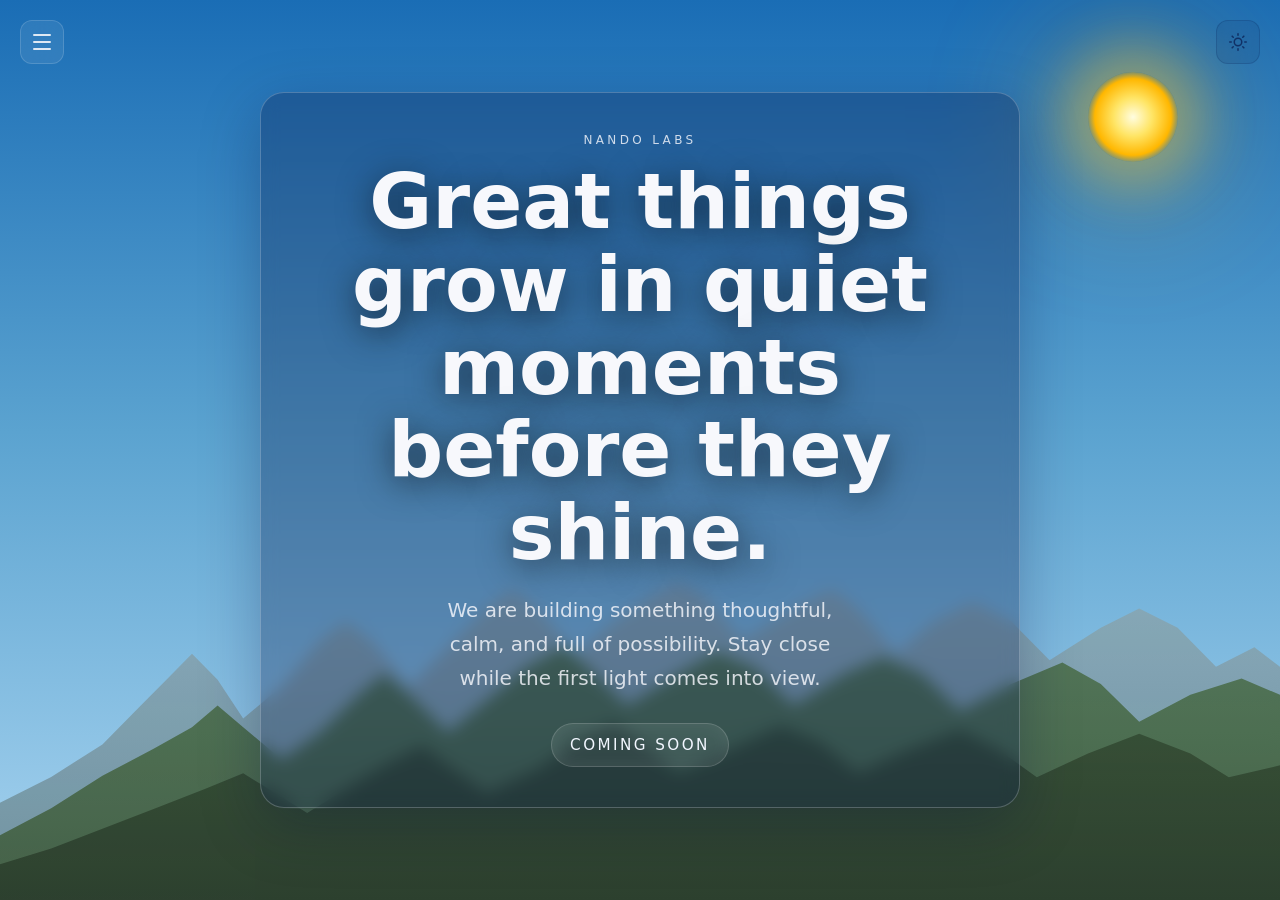
<file: index.html>
<!doctype html>
<html lang="en">
<head>
  <meta charset="utf-8">
  <meta name="viewport" content="width=device-width, initial-scale=1">
  <title>Nando Labs</title>
  <link rel="stylesheet" href="/style.css">
</head>
<body>
  <nav class="nav" aria-label="Main navigation">
    <button class="nav-toggle" id="nav-toggle" aria-expanded="false" aria-label="Toggle navigation">
      <span></span><span></span><span></span>
    </button>
    <div class="nav-menu" id="nav-menu" role="menu">
      <a href="/" class="nav-link active" role="menuitem">Home</a>
      <a href="/aboutme/" class="nav-link" role="menuitem">About me</a>
      <a href="/space/" class="nav-link" role="menuitem">Space</a>
      <a href="/weather/" class="nav-link" role="menuitem">Weather</a>
    </div>
  </nav>
  <button class="theme-toggle" id="theme-toggle" aria-label="Toggle colour scheme">
    <svg class="icon-moon" viewBox="0 0 24 24" fill="none" stroke="currentColor" stroke-width="2" stroke-linecap="round" stroke-linejoin="round" aria-hidden="true"><path d="M21 12.79A9 9 0 1 1 11.21 3 7 7 0 0 0 21 12.79z"/></svg>
    <svg class="icon-sun"  viewBox="0 0 24 24" fill="none" stroke="currentColor" stroke-width="2" stroke-linecap="round" stroke-linejoin="round" aria-hidden="true"><circle cx="12" cy="12" r="5"/><line x1="12" y1="1" x2="12" y2="3"/><line x1="12" y1="21" x2="12" y2="23"/><line x1="4.22" y1="4.22" x2="5.64" y2="5.64"/><line x1="18.36" y1="18.36" x2="19.78" y2="19.78"/><line x1="1" y1="12" x2="3" y2="12"/><line x1="21" y1="12" x2="23" y2="12"/><line x1="4.22" y1="19.78" x2="5.64" y2="18.36"/><line x1="18.36" y1="5.64" x2="19.78" y2="4.22"/></svg>
  </button>
  <main class="scene">
    <div class="stars" aria-hidden="true"></div>
    <div class="mountains" aria-hidden="true"></div>
    <div class="sun" aria-hidden="true"></div>
    <canvas id="star-canvas" aria-hidden="true"></canvas>

    <section class="card" aria-label="Coming soon message">
      <p class="eyebrow">Nando Labs</p>
      <h1>Great things grow in quiet moments before they shine.</h1>
      <p class="message">We are building something thoughtful, calm, and full of possibility. Stay close while the first light comes into view.</p>
      <div class="soon">Coming Soon</div>
    </section>
  </main>

  <script src="/script.js"></script>
</body>
</html>
</file>
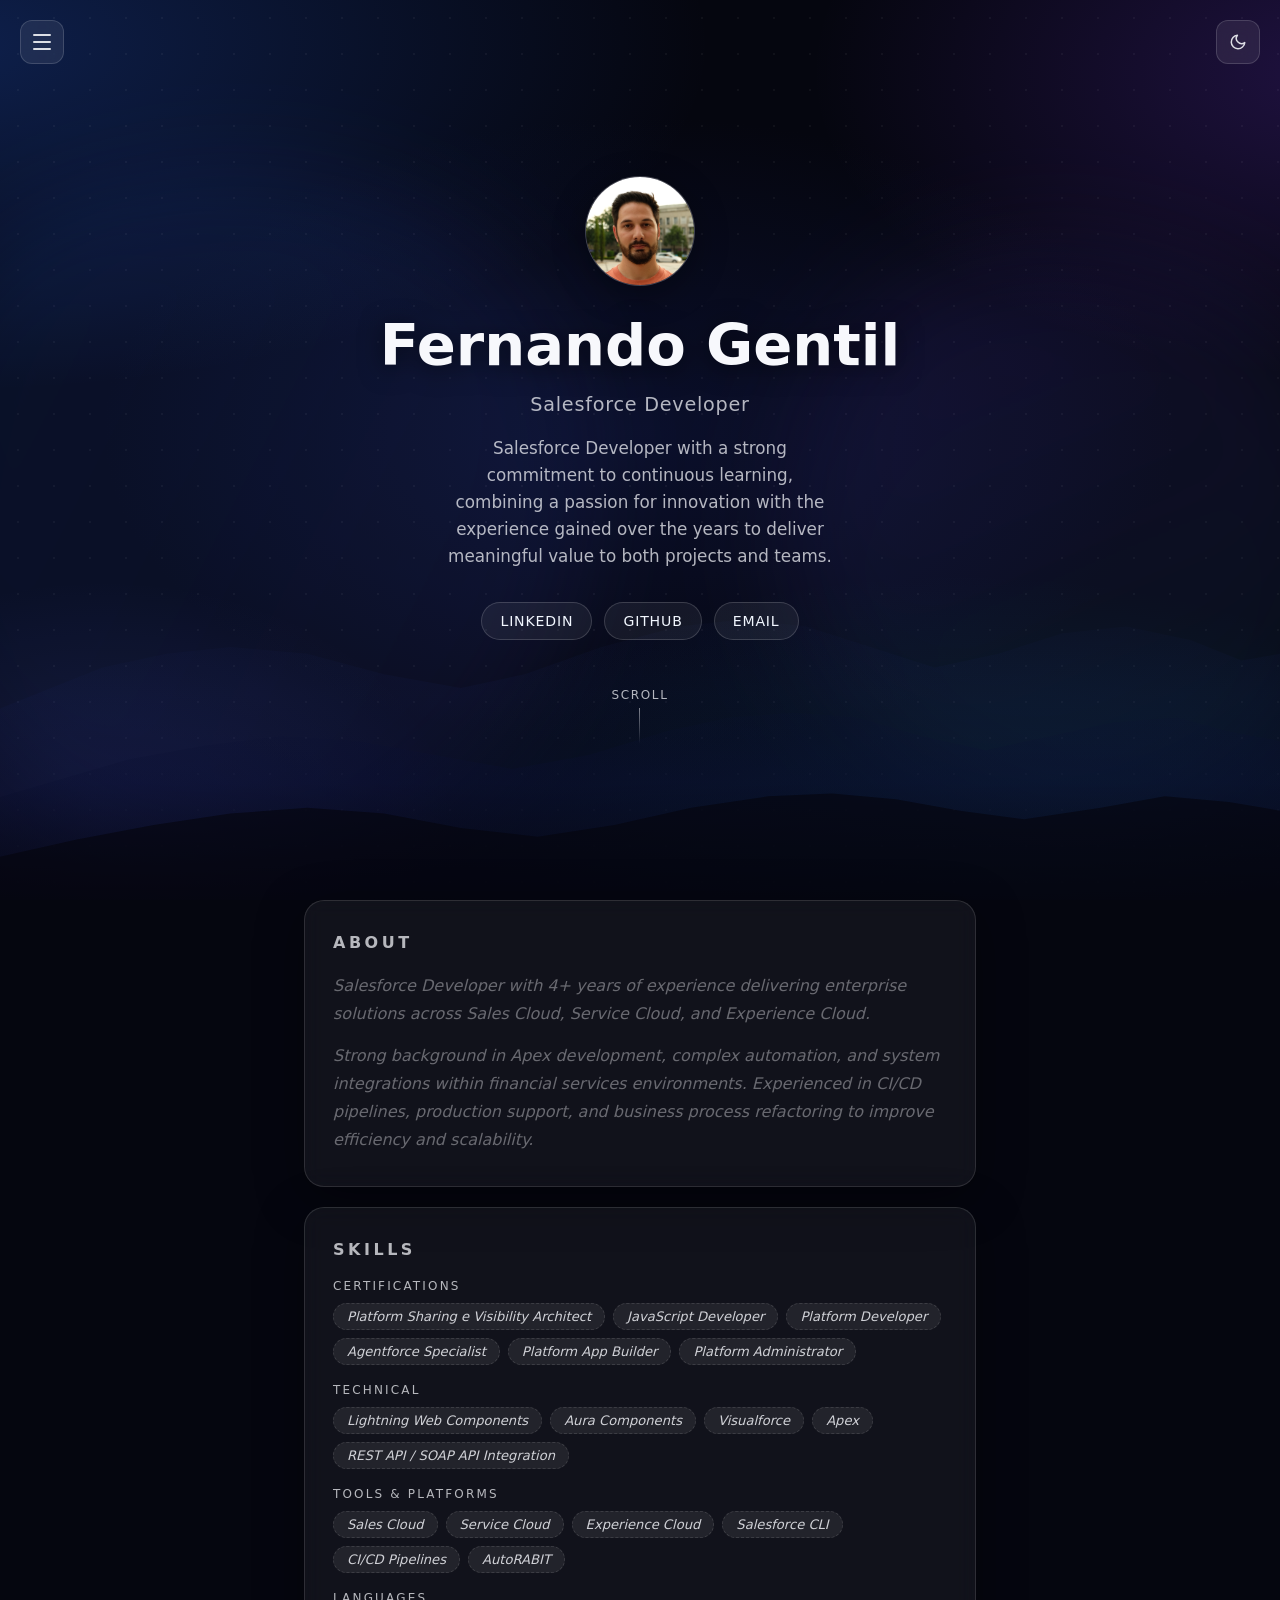
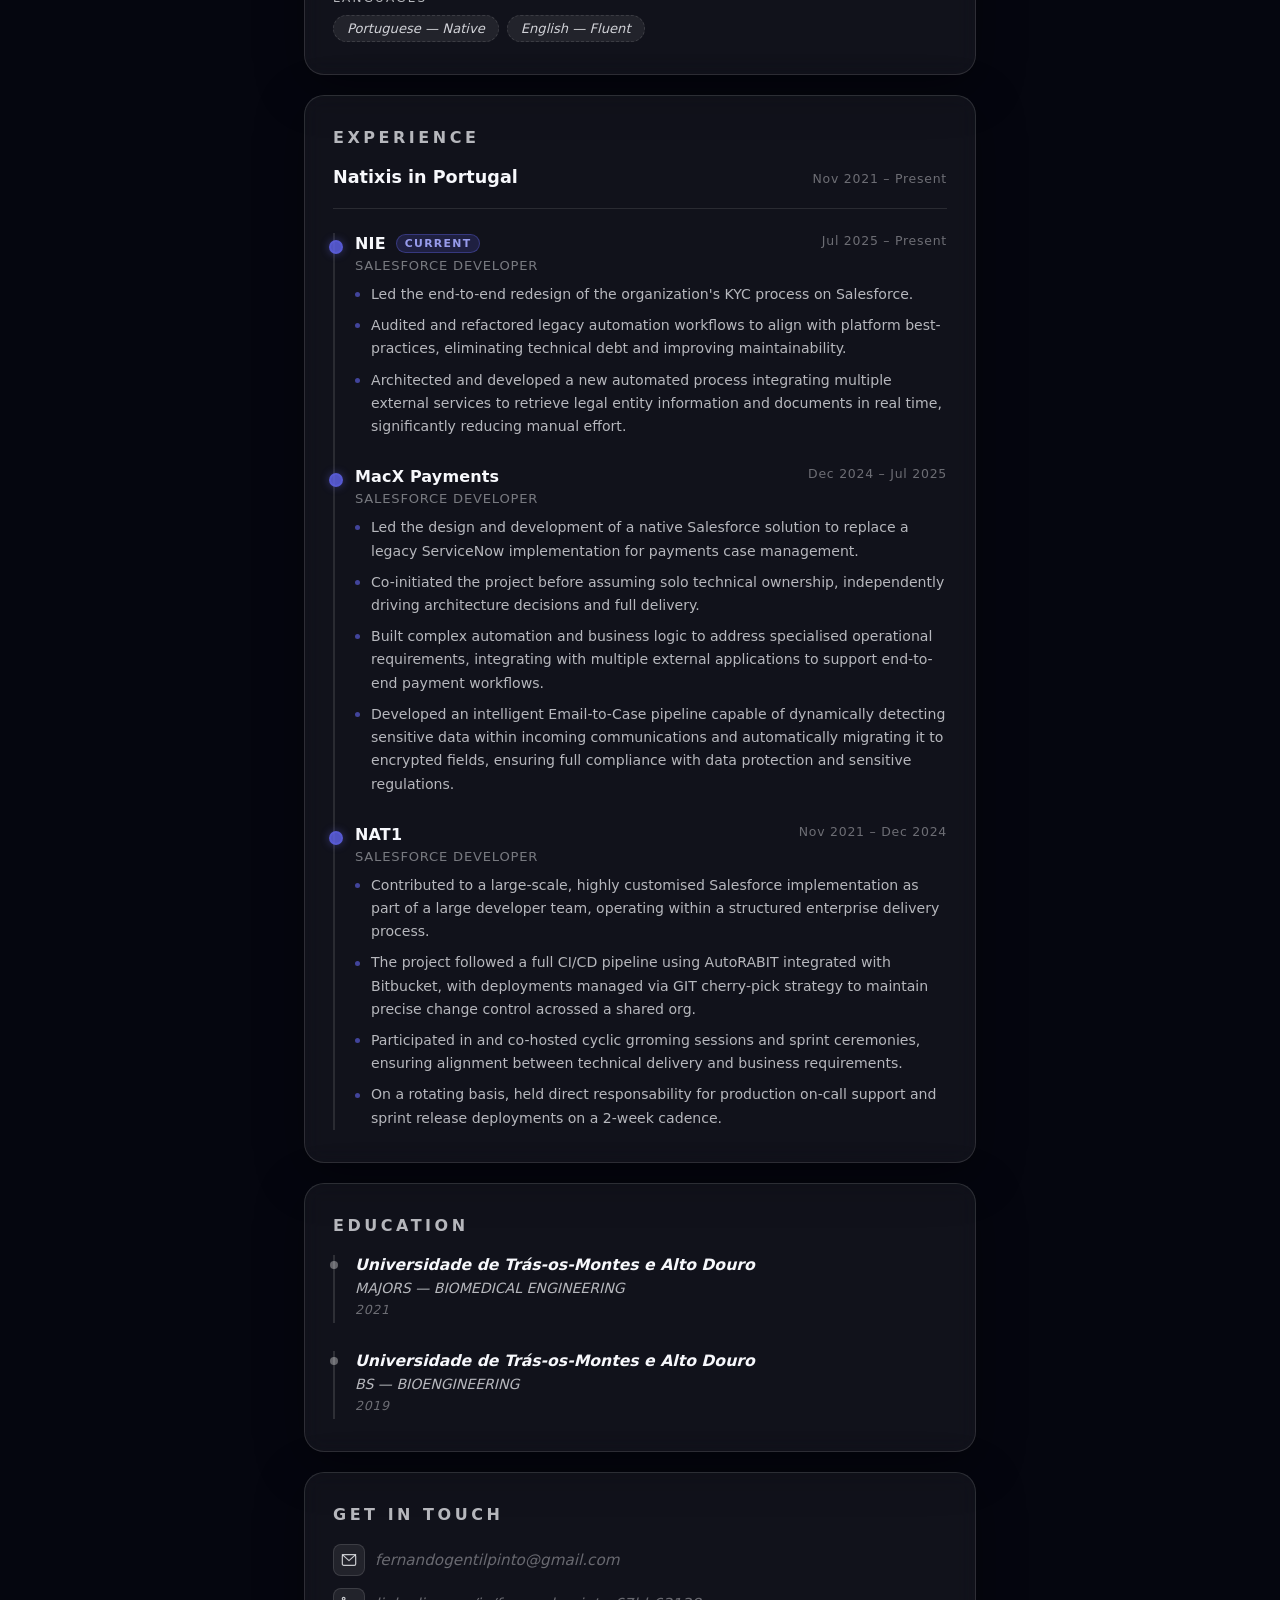
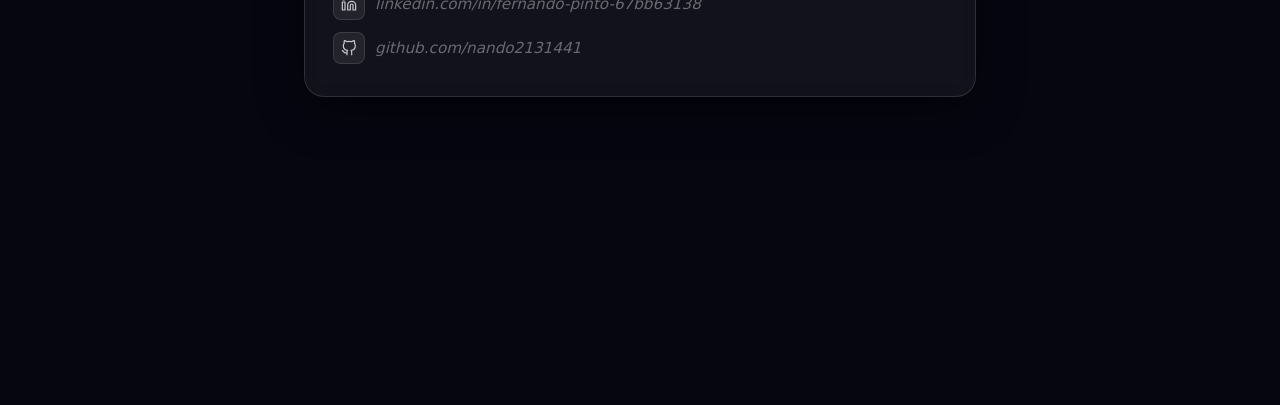
<file: aboutme/index.html>
<!doctype html>
<html lang="en">
<head>
  <meta charset="utf-8">
  <meta name="viewport" content="width=device-width, initial-scale=1">
  <title>About Me — Nando Labs</title>
  <link rel="stylesheet" href="/aboutme/style.css">
</head>
<body>
  <div class="bg-layer" aria-hidden="true">
    <div class="stars"></div>
    <div class="mountains"></div>
    <div class="sun"></div>
    <canvas id="star-canvas"></canvas>
  </div>

  <nav class="nav" aria-label="Main navigation">
    <button class="nav-toggle" id="nav-toggle" aria-expanded="false" aria-label="Toggle navigation">
      <span></span><span></span><span></span>
    </button>
    <div class="nav-menu" id="nav-menu" role="menu">
      <a href="/" class="nav-link" role="menuitem">Home</a>
      <a href="/aboutme/" class="nav-link active" role="menuitem">About me</a>
      <a href="/space/" class="nav-link" role="menuitem">Space</a>
      <a href="/weather/" class="nav-link" role="menuitem">Weather</a>
    </div>
  </nav>
  <button class="theme-toggle" id="theme-toggle" aria-label="Toggle colour scheme">
    <svg class="icon-moon" viewBox="0 0 24 24" fill="none" stroke="currentColor" stroke-width="2" stroke-linecap="round" stroke-linejoin="round" aria-hidden="true"><path d="M21 12.79A9 9 0 1 1 11.21 3 7 7 0 0 0 21 12.79z"/></svg>
    <svg class="icon-sun"  viewBox="0 0 24 24" fill="none" stroke="currentColor" stroke-width="2" stroke-linecap="round" stroke-linejoin="round" aria-hidden="true"><circle cx="12" cy="12" r="5"/><line x1="12" y1="1" x2="12" y2="3"/><line x1="12" y1="21" x2="12" y2="23"/><line x1="4.22" y1="4.22" x2="5.64" y2="5.64"/><line x1="18.36" y1="18.36" x2="19.78" y2="19.78"/><line x1="1" y1="12" x2="3" y2="12"/><line x1="21" y1="12" x2="23" y2="12"/><line x1="4.22" y1="19.78" x2="5.64" y2="18.36"/><line x1="18.36" y1="5.64" x2="19.78" y2="4.22"/></svg>
  </button>

  <main class="content">

    <!-- Hero -->
    <section class="hero">
      <div class="avatar" aria-label="Fernando Gentil">
        <img src="/assets/images/Fernando_Foto.JPG" alt="Fernando Gentil">
      </div>
      <h1>Fernando Gentil</h1>
      <p class="hero-title">Salesforce Developer</p>
      <p class="hero-tagline">Salesforce Developer with a strong commitment to continuous learning, combining a passion for innovation with the experience gained over the years to deliver meaningful value to both projects and teams.</p>
      <div class="hero-links">
        <a href="https://www.linkedin.com/in/fernando-pinto-67bb63138/" class="hero-link">LinkedIn</a>
        <a href="https://github.com/nando2131441" class="hero-link">GitHub</a>
        <a href="mailto:fernandogentilpinto@gmail.com" class="hero-link">Email</a>
      </div>
      <div class="scroll-hint">Scroll</div>
    </section>

    <!-- About -->
    <section class="section" aria-label="About">
      <h2>About</h2>
      <p class="placeholder">Salesforce Developer with 4+ years of experience delivering
enterprise solutions across Sales Cloud, Service Cloud, and
Experience Cloud.</p>
      <p class="placeholder">Strong background in Apex development,
complex automation, and system integrations within financial
services environments. Experienced in CI/CD pipelines, production
support, and business process refactoring to improve efficiency
and scalability.</p>
    </section>

    <!-- Skills -->
    <section class="section" aria-label="Skills">
      <h2>Skills</h2>
      <div class="skill-group">
        <span class="skill-label">Certifications</span>
        <div class="pills">
          <span class="pill placeholder">Platform Sharing e Visibility Architect</span>
          <span class="pill placeholder">JavaScript Developer</span>
          <span class="pill placeholder">Platform Developer</span>
          <span class="pill placeholder">Agentforce Specialist</span>
          <span class="pill placeholder">Platform App Builder</span>
          <span class="pill placeholder">Platform Administrator</span>
        </div>
      </div>
      <div class="skill-group">
        <span class="skill-label">Technical</span>
        <div class="pills">
          <span class="pill placeholder">Lightning Web Components</span>
          <span class="pill placeholder">Aura Components</span>
          <span class="pill placeholder">Visualforce</span>
          <span class="pill placeholder">Apex</span>
          <span class="pill placeholder">REST API / SOAP API Integration</span>
        </div>
      </div>
      <div class="skill-group">
        <span class="skill-label">Tools &amp; Platforms</span>
        <div class="pills">
          <span class="pill placeholder">Sales Cloud</span>
          <span class="pill placeholder">Service Cloud</span>
          <span class="pill placeholder">Experience Cloud</span>
          <span class="pill placeholder">Salesforce CLI</span>
          <span class="pill placeholder">CI/CD Pipelines</span>
          <span class="pill placeholder">AutoRABIT</span>
        </div>
      </div>
      <div class="skill-group">
        <span class="skill-label">Languages</span>
        <div class="pills">
          <span class="pill placeholder">Portuguese — Native</span>
          <span class="pill placeholder">English — Fluent</span>
        </div>
      </div>
    </section>

    <!-- Experience -->
    <section class="section" aria-label="Experience">
      <h2>Experience</h2>
      <div class="exp-company">
        <div class="exp-company-header">
          <span class="tl-org">Natixis in Portugal</span>
          <span class="tl-date">Nov 2021 &ndash; Present</span>
        </div>
        <div class="exp-projects">

          <div class="exp-project">
            <div class="exp-project-header">
              <span class="exp-project-name">NIE</span>
              <span class="exp-badge exp-badge--current">Current</span>
              <span class="tl-date">Jul 2025 &ndash; Present</span>
            </div>
            <span class="tl-role">Salesforce Developer</span>
            <ul class="tl-desc-list">
              <li>Led the end-to-end redesign of the organization's KYC process on Salesforce.</li>
              <li>Audited and refactored legacy automation workflows to align with platform best-practices, eliminating technical debt and improving maintainability.</li>
              <li>Architected and developed a new automated process integrating multiple external services to retrieve legal entity information and documents in real time, significantly reducing manual effort.</li>
            </ul>
          </div>

          <div class="exp-project">
            <div class="exp-project-header">
              <span class="exp-project-name">MacX Payments</span>
              <span class="tl-date">Dec 2024 &ndash; Jul 2025</span>
            </div>
            <span class="tl-role">Salesforce Developer</span>
            <ul class="tl-desc-list">
              <li>Led the design and development of a native Salesforce solution to replace a legacy ServiceNow implementation for payments case management.</li>
              <li>Co-initiated the project before assuming solo technical ownership, independently driving architecture decisions and full delivery.</li>
              <li>Built complex automation and business logic to address specialised operational requirements, integrating with multiple external applications to support end-to-end payment workflows.</li>
              <li>Developed an intelligent Email-to-Case pipeline capable of dynamically detecting sensitive data within incoming communications and automatically migrating it to encrypted fields, ensuring full compliance with data protection and sensitive regulations.</li>
            </ul>
          </div>

          <div class="exp-project">
            <div class="exp-project-header">
              <span class="exp-project-name">NAT1</span>
              <span class="tl-date">Nov 2021 &ndash; Dec 2024</span>
            </div>
            <span class="tl-role">Salesforce Developer</span>
            <ul class="tl-desc-list">
              <li>Contributed to a large-scale, highly customised Salesforce implementation as part of a large developer team, operating within a structured enterprise delivery process.</li>
              <li>The project followed a full CI/CD pipeline using AutoRABIT integrated with Bitbucket, with deployments managed via GIT cherry-pick strategy to maintain precise change control acrossed a shared org.</li>
              <li>Participated in and co-hosted cyclic grroming sessions and sprint ceremonies, ensuring alignment between technical delivery and business requirements.</li>
              <li>On a rotating basis, held direct responsability for production on-call support and sprint release deployments on a 2-week cadence.</li>
            </ul>
          </div>

        </div>
      </div>
    </section>

    <!-- Education -->
    <section class="section" aria-label="Education">
      <h2>Education</h2>
      <div class="timeline">
        <div class="tl-entry">
          <span class="tl-org placeholder">Universidade de Trás-os-Montes e Alto Douro</span>
          <span class="tl-role placeholder">MAJORS &mdash; BIOMEDICAL ENGINEERING</span>
          <span class="tl-date placeholder">2021</span>
        </div>
        <div class="tl-entry">
          <span class="tl-org placeholder">Universidade de Trás-os-Montes e Alto Douro</span>
          <span class="tl-role placeholder">BS &mdash; BIOENGINEERING</span>
          <span class="tl-date placeholder">2019</span>
        </div>
      </div>
    </section>

    <!-- Contact -->
    <section class="section" aria-label="Contact">
      <h2>Get in touch</h2>
      <div class="contact-list">
        <a href="mailto:you@example.com" class="contact-link">
          <span class="icon">
            <svg viewBox="0 0 24 24" fill="none" stroke="currentColor" stroke-width="1.8" stroke-linecap="round" stroke-linejoin="round" aria-hidden="true">
              <rect x="2" y="4" width="20" height="16" rx="2"/><polyline points="2,4 12,13 22,4"/>
            </svg>
          </span>
          <span class="placeholder">fernandogentilpinto@gmail.com</span>
        </a>
        <a href="#" class="contact-link">
          <span class="icon">
            <svg viewBox="0 0 24 24" fill="none" stroke="currentColor" stroke-width="1.8" stroke-linecap="round" stroke-linejoin="round" aria-hidden="true">
              <path d="M16 8a6 6 0 0 1 6 6v7h-4v-7a2 2 0 0 0-2-2 2 2 0 0 0-2 2v7h-4v-7a6 6 0 0 1 6-6z"/><rect x="2" y="9" width="4" height="12"/><circle cx="4" cy="4" r="2"/>
            </svg>
          </span>
          <span class="placeholder">linkedin.com/in/fernando-pinto-67bb63138</span>
        </a>
        <a href="#" class="contact-link">
          <span class="icon">
            <svg viewBox="0 0 24 24" fill="none" stroke="currentColor" stroke-width="1.8" stroke-linecap="round" stroke-linejoin="round" aria-hidden="true">
              <path d="M9 19c-5 1.5-5-2.5-7-3m14 6v-3.87a3.37 3.37 0 0 0-.94-2.61c3.14-.35 6.44-1.54 6.44-7A5.44 5.44 0 0 0 20 4.77 5.07 5.07 0 0 0 19.91 1S18.73.65 16 2.48a13.38 13.38 0 0 0-7 0C6.27.65 5.09 1 5.09 1A5.07 5.07 0 0 0 5 4.77a5.44 5.44 0 0 0-1.5 3.78c0 5.42 3.3 6.61 6.44 7A3.37 3.37 0 0 0 9 18.13V22"/>
            </svg>
          </span>
          <span class="placeholder">github.com/nando2131441</span>
        </a>
      </div>
    </section>

  </main>

  <script src="/aboutme/script.js"></script>
</body>
</html>
</file>
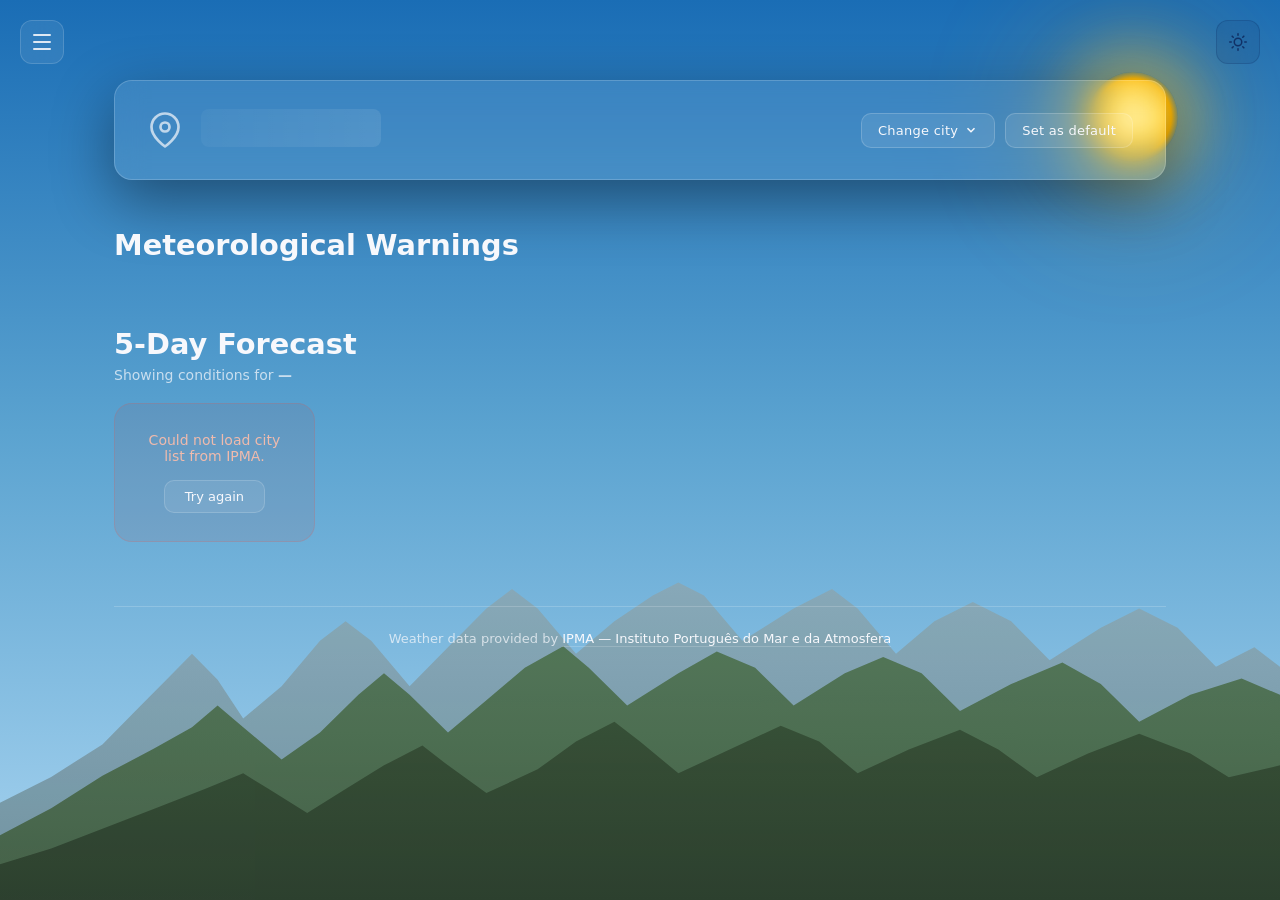
<file: weather/index.html>
<!doctype html>
<html lang="en">
<head>
  <meta charset="utf-8">
  <meta name="viewport" content="width=device-width, initial-scale=1">
  <title>Weather — Nando Labs</title>
  <link rel="stylesheet" href="/weather/style.css">
</head>
<body>
  <div class="bg-layer" aria-hidden="true">
    <div class="stars"></div>
    <div class="mountains"></div>
    <div class="sun"></div>
    <canvas id="star-canvas"></canvas>
  </div>

  <nav class="nav" aria-label="Main navigation">
    <button class="nav-toggle" id="nav-toggle" aria-expanded="false" aria-label="Toggle navigation">
      <span></span><span></span><span></span>
    </button>
    <div class="nav-menu" id="nav-menu" role="menu">
      <a href="/" class="nav-link" role="menuitem">Home</a>
      <a href="/aboutme/" class="nav-link" role="menuitem">About me</a>
      <a href="/space/" class="nav-link" role="menuitem">Space</a>
      <a href="/weather/" class="nav-link active" role="menuitem">Weather</a>
    </div>
  </nav>

  <button class="theme-toggle" id="theme-toggle" aria-label="Toggle colour scheme">
    <svg class="icon-moon" viewBox="0 0 24 24" fill="none" stroke="currentColor" stroke-width="2" stroke-linecap="round" stroke-linejoin="round" aria-hidden="true"><path d="M21 12.79A9 9 0 1 1 11.21 3 7 7 0 0 0 21 12.79z"/></svg>
    <svg class="icon-sun"  viewBox="0 0 24 24" fill="none" stroke="currentColor" stroke-width="2" stroke-linecap="round" stroke-linejoin="round" aria-hidden="true"><circle cx="12" cy="12" r="5"/><line x1="12" y1="1" x2="12" y2="3"/><line x1="12" y1="21" x2="12" y2="23"/><line x1="4.22" y1="4.22" x2="5.64" y2="5.64"/><line x1="18.36" y1="18.36" x2="19.78" y2="19.78"/><line x1="1" y1="12" x2="3" y2="12"/><line x1="21" y1="12" x2="23" y2="12"/><line x1="4.22" y1="19.78" x2="5.64" y2="18.36"/><line x1="18.36" y1="5.64" x2="19.78" y2="4.22"/></svg>
  </button>

  <main class="weather-main">

    <!-- ── Location ──────────────────────────────────────── -->
    <section class="location-section" aria-label="Current location">
      <div class="location-card" id="location-card">
        <div class="location-left">
          <svg class="location-pin" viewBox="0 0 24 24" fill="none" stroke="currentColor" stroke-width="1.8" stroke-linecap="round" stroke-linejoin="round" aria-hidden="true">
            <path d="M21 10c0 7-9 13-9 13S3 17 3 10a9 9 0 0 1 18 0z"/>
            <circle cx="12" cy="10" r="3"/>
          </svg>
          <div class="location-info">
            <h1 class="location-name" id="city-name">
              <span class="sk sk-name" aria-hidden="true"></span>
            </h1>
            <p class="location-region" id="city-region"></p>
          </div>
        </div>
        <div class="location-actions">
          <button class="btn-outline" id="change-city-btn" aria-expanded="false" aria-controls="city-picker">
            Change city
            <svg viewBox="0 0 16 16" fill="none" stroke="currentColor" stroke-width="1.8" aria-hidden="true"><polyline points="4,6 8,10 12,6"/></svg>
          </button>
          <button class="btn-outline btn-default-city" id="set-default-btn">Set as default</button>
        </div>
      </div>

      <div id="city-picker" class="city-picker" hidden aria-label="Select a city">
        <div class="city-search-wrap">
          <svg class="search-icon" viewBox="0 0 24 24" fill="none" stroke="currentColor" stroke-width="2" stroke-linecap="round" aria-hidden="true">
            <circle cx="11" cy="11" r="8"/><line x1="21" y1="21" x2="16.65" y2="16.65"/>
          </svg>
          <input type="text" id="city-search" class="city-search-input" placeholder="Search city in Portugal…" autocomplete="off" spellcheck="false" aria-label="Search for a city">
        </div>
        <ul id="city-list" class="city-list" role="listbox" aria-label="Cities in Portugal"></ul>
      </div>
    </section>

    <!-- ── Warnings ───────────────────────────────────────── -->
    <section class="section warnings-section" aria-labelledby="warnings-heading">
      <div class="section-intro">
        <div class="section-title-group">
          <h2 id="warnings-heading" class="section-title">Meteorological Warnings</h2>
          <p class="section-desc" id="warnings-area"></p>
        </div>
      </div>
      <div id="warnings-content" aria-live="polite" aria-atomic="true"></div>
    </section>

    <!-- ── 5-Day Forecast ─────────────────────────────────── -->
    <section class="section forecast-section" aria-labelledby="forecast-heading">
      <div class="section-intro">
        <div class="section-title-group">
          <h2 id="forecast-heading" class="section-title">5-Day Forecast</h2>
          <p class="section-desc">Showing conditions for <strong id="forecast-city-name">—</strong></p>
        </div>
      </div>
      <div id="forecast-grid" class="forecast-grid" aria-live="polite" aria-atomic="true"></div>
    </section>

    <footer class="page-footer">
      <p>Weather data provided by <a href="https://www.ipma.pt" target="_blank" rel="noopener noreferrer">IPMA — Instituto Português do Mar e da Atmosfera</a></p>
    </footer>

  </main>

  <script src="/weather/script.js"></script>
</body>
</html>
</file>
<file: style.css>
:root {
  --text: #f7f8fc;
  --muted: rgba(247, 248, 252, 0.82);
  --accent: #f2f7ff;
  --panel: rgba(255,255,255,0.05);
  --panel-border: rgba(255,255,255,0.12);
  --sky-top: #010103;
  --sky-mid: #04050a;
  --sky-bottom: #090b12;
}

body.day {
  --sky-top: #1a6db5;
  --sky-mid: #5ba3d0;
  --sky-bottom: #a8d4f0;
}

* { box-sizing: border-box; }
html, body { height: 100%; margin: 0; }
body {
  font-family: Inter, ui-sans-serif, system-ui, -apple-system, BlinkMacSystemFont, "Segoe UI", sans-serif;
  color: var(--text);
  overflow: hidden;
  background: linear-gradient(180deg, var(--sky-top) 0%, var(--sky-mid) 48%, var(--sky-bottom) 100%);
}

.scene {
  position: relative;
  min-height: 100vh;
  display: grid;
  place-items: center;
  padding: 24px;
  isolation: isolate;
}

.stars,
.stars::before,
.stars::after {
  content: "";
  position: absolute;
  inset: 0;
  background-image:
    radial-gradient(circle at 12% 18%, rgba(255,255,255,.95) 0 1.2px, transparent 1.4px),
    radial-gradient(circle at 24% 42%, rgba(255,255,255,.72) 0 1px, transparent 1.2px),
    radial-gradient(circle at 68% 22%, rgba(255,255,255,.88) 0 1.1px, transparent 1.3px),
    radial-gradient(circle at 82% 34%, rgba(255,255,255,.7) 0 1px, transparent 1.2px),
    radial-gradient(circle at 55% 12%, rgba(255,255,255,.9) 0 1.2px, transparent 1.4px),
    radial-gradient(circle at 91% 14%, rgba(255,255,255,.78) 0 1px, transparent 1.2px),
    radial-gradient(circle at 37% 26%, rgba(255,255,255,.8) 0 1px, transparent 1.2px),
    radial-gradient(circle at 6% 32%, rgba(255,255,255,.65) 0 .9px, transparent 1.1px),
    radial-gradient(circle at 44% 8%, rgba(255,255,255,.82) 0 1px, transparent 1.2px),
    radial-gradient(circle at 77% 44%, rgba(255,255,255,.6) 0 .9px, transparent 1.1px),
    radial-gradient(circle at 18% 52%, rgba(255,255,255,.5) 0 .8px, transparent 1px),
    radial-gradient(circle at 60% 36%, rgba(255,255,255,.7) 0 1px, transparent 1.2px),
    radial-gradient(circle at 33% 14%, rgba(255,255,255,.85) 0 1.1px, transparent 1.3px),
    radial-gradient(circle at 88% 28%, rgba(255,255,255,.6) 0 .9px, transparent 1.1px);
  z-index: -4;
  opacity: .9;
}

.stars::before { transform: scale(1.1); opacity: .55; filter: blur(.2px); }
.stars::after  { transform: scale(1.25); opacity: .35; filter: blur(.4px); }

body.day .stars,
body.day .stars::before,
body.day .stars::after { display: none; }

.mountains,
.mountains::before,
.mountains::after {
  position: absolute;
  left: 0;
  right: 0;
  bottom: 0;
  content: "";
  z-index: -3;
}

.mountains {
  height: 36vh;
  background: #020203;
  clip-path: polygon(
    0 100%, 0 70%,
    4% 62%, 8% 52%, 11% 40%, 13% 32%, 15% 24%, 17% 32%, 19% 44%,
    22% 34%, 25% 20%, 27% 14%, 29% 20%, 32% 34%,
    35% 22%, 38% 10%, 40% 4%, 42% 10%, 45% 24%,
    48% 14%, 51% 6%, 53% 2%, 55% 6%, 58% 20%,
    62% 10%, 65% 4%, 67% 10%, 70% 24%,
    73% 14%, 76% 8%, 79% 14%, 82% 26%,
    86% 16%, 89% 10%, 92% 16%, 95% 28%,
    98% 22%, 100% 28%, 100% 100%
  );
  opacity: .95;
}

.mountains::before {
  height: 30vh;
  background: #06070a;
  clip-path: polygon(
    0 100%, 0 76%,
    4% 66%, 8% 54%, 12% 44%, 15% 36%, 17% 28%, 19% 36%, 22% 48%,
    25% 38%, 28% 24%, 30% 16%, 32% 24%, 35% 38%,
    38% 26%, 41% 14%, 44% 6%, 46% 14%, 49% 28%,
    53% 16%, 56% 8%, 59% 14%, 62% 28%,
    66% 16%, 69% 10%, 72% 16%, 75% 30%,
    79% 20%, 83% 12%, 86% 20%, 89% 34%,
    93% 24%, 97% 18%, 100% 24%, 100% 100%
  );
  opacity: .9;
}

.mountains::after {
  height: 22vh;
  background: #0b0d13;
  clip-path: polygon(
    0 100%, 0 82%,
    4% 74%, 8% 64%, 12% 54%, 16% 44%, 19% 36%, 21% 44%, 24% 56%,
    27% 44%, 30% 32%, 33% 22%, 35% 32%, 38% 46%,
    42% 34%, 45% 20%, 48% 10%, 50% 20%, 53% 36%,
    57% 24%, 61% 12%, 64% 20%, 67% 36%,
    71% 24%, 75% 14%, 78% 24%, 81% 38%,
    85% 26%, 89% 16%, 93% 26%, 96% 38%,
    100% 32%, 100% 100%
  );
  opacity: .75;
}

body.day .mountains {
  background: linear-gradient(180deg, #8BA8B4 0%, #6A8A96 100%);
  opacity: 0.88;
}
body.day .mountains::before {
  background: linear-gradient(180deg, #4A6B40 0%, #354E2C 100%);
  opacity: 0.95;
}
body.day .mountains::after {
  background: linear-gradient(180deg, #2D4220 0%, #1C2C14 100%);
  opacity: 1;
}

.sun {
  position: absolute;
  top: 8%;
  right: 8%;
  width: clamp(55px, 7vw, 100px);
  height: clamp(55px, 7vw, 100px);
  border-radius: 50%;
  background: radial-gradient(circle, #fffde0 0%, #ffe566 30%, #ffb700 60%, transparent 78%);
  box-shadow:
    0 0 clamp(30px,4vw,55px) clamp(14px,2vw,28px) rgba(255,205,50,.38),
    0 0 clamp(70px,9vw,120px) clamp(35px,5vw,65px) rgba(255,165,0,.16);
  display: none;
  z-index: -1;
}
body.day .sun { display: block; }

#star-canvas {
  position: absolute;
  inset: 0;
  width: 100%;
  height: 100%;
  pointer-events: none;
  z-index: -2;
}
body.day #star-canvas { display: none; }

.card {
  max-width: 760px;
  text-align: center;
  padding: 40px 28px;
  border: 1px solid var(--panel-border);
  background: var(--panel);
  backdrop-filter: blur(8px);
  border-radius: 24px;
  box-shadow: 0 18px 60px rgba(0,0,0,.45);
}

body.day .card {
  --panel: rgba(10,30,80,0.32);
  --panel-border: rgba(255,255,255,0.22);
  box-shadow: 0 18px 60px rgba(0,15,60,.28);
}

.eyebrow {
  margin: 0 0 14px;
  letter-spacing: .28em;
  text-transform: uppercase;
  font-size: 12px;
  color: var(--muted);
}

h1 {
  margin: 0;
  font-size: clamp(2.2rem, 6vw, 4.8rem);
  line-height: 1.08;
  font-weight: 700;
  text-shadow: 0 6px 34px rgba(0,0,0,.6);
}

.message {
  margin: 18px auto 0;
  max-width: 32ch;
  font-size: clamp(1rem, 2.3vw, 1.25rem);
  color: var(--muted);
  line-height: 1.7;
}

.soon {
  margin-top: 28px;
  display: inline-block;
  padding: 12px 18px;
  border-radius: 999px;
  font-size: .95rem;
  letter-spacing: .16em;
  text-transform: uppercase;
  color: var(--accent);
  background: rgba(255,255,255,.06);
  border: 1px solid rgba(255,255,255,.18);
  box-shadow: 0 0 18px rgba(255,255,255,.06) inset;
}

/* Navigation */
.nav {
  position: fixed;
  top: 20px;
  left: 20px;
  z-index: 100;
}

.nav-toggle {
  width: 44px;
  height: 44px;
  padding: 0;
  background: rgba(255,255,255,.08);
  border: 1px solid rgba(255,255,255,.15);
  border-radius: 12px;
  cursor: pointer;
  display: flex;
  flex-direction: column;
  align-items: center;
  justify-content: center;
  gap: 5px;
  backdrop-filter: blur(8px);
}

.nav-toggle span {
  display: block;
  width: 18px;
  height: 2px;
  background: rgba(247,248,252,.88);
  border-radius: 999px;
  transition: transform .22s ease, opacity .2s ease;
  transform-origin: center;
}

.nav-toggle[aria-expanded="true"] span:nth-child(1) { transform: translateY(7px) rotate(45deg); }
.nav-toggle[aria-expanded="true"] span:nth-child(2) { opacity: 0; transform: scaleX(0); }
.nav-toggle[aria-expanded="true"] span:nth-child(3) { transform: translateY(-7px) rotate(-45deg); }

.nav-menu {
  position: absolute;
  top: calc(100% + 8px);
  left: 0;
  min-width: 160px;
  background: rgba(255,255,255,.07);
  backdrop-filter: blur(14px);
  border: 1px solid rgba(255,255,255,.13);
  border-radius: 14px;
  padding: 6px;
  display: flex;
  flex-direction: column;
  gap: 2px;
  opacity: 0;
  pointer-events: none;
  transform: translateY(-6px);
  transition: opacity .18s ease, transform .18s ease;
}

.nav-menu.open {
  opacity: 1;
  pointer-events: all;
  transform: translateY(0);
}

.nav-link {
  display: block;
  padding: 10px 14px;
  color: rgba(247,248,252,.82);
  text-decoration: none;
  font-size: 14px;
  border-radius: 8px;
  letter-spacing: .02em;
  transition: background .14s, color .14s;
}

.nav-link:hover { background: rgba(255,255,255,.1); color: #fff; }
.nav-link.active { background: rgba(255,255,255,.12); color: #fff; }

/* Theme toggle */
.theme-toggle {
  position: fixed;
  top: 20px;
  right: 20px;
  z-index: 100;
  width: 44px;
  height: 44px;
  padding: 0;
  background: rgba(255,255,255,.08);
  border: 1px solid rgba(255,255,255,.15);
  border-radius: 12px;
  cursor: pointer;
  display: flex;
  align-items: center;
  justify-content: center;
  backdrop-filter: blur(8px);
  color: rgba(247,248,252,.88);
  transition: background .15s, border-color .15s;
}

.theme-toggle:hover { background: rgba(255,255,255,.14); border-color: rgba(255,255,255,.25); }
.theme-toggle svg { width: 18px; height: 18px; }
.theme-toggle .icon-sun  { display: none; }
.theme-toggle .icon-moon { display: block; }

body.day .theme-toggle { background: rgba(10,30,80,.1); border-color: rgba(10,30,80,.18); color: rgba(10,30,80,.75); }
body.day .theme-toggle:hover { background: rgba(10,30,80,.16); }
body.day .theme-toggle .icon-sun  { display: block; }
body.day .theme-toggle .icon-moon { display: none; }

/* Entrance animations */
@keyframes fadeUp {
  from { opacity: 0; transform: translateY(20px); }
  to   { opacity: 1; transform: translateY(0); }
}

.nav  { animation: fadeUp .4s cubic-bezier(.22,.68,0,1.2) both; }
.card { animation: fadeUp .65s cubic-bezier(.22,.68,0,1.2) .12s both; }

@media (prefers-reduced-motion: reduce) {
  .nav, .card { animation: none; }
}

@media (max-width: 640px) {
  .card { padding: 28px 20px; border-radius: 20px; }
  .message { max-width: 26ch; }
  .mountains { height: 30vh; }
  .mountains::before { height: 24vh; }
  .mountains::after { height: 18vh; }
}
</file>
<file: aboutme/style.css>
:root {
  --text: #f7f8fc;
  --muted: rgba(247, 248, 252, 0.72);
  --accent: #f2f7ff;
  --panel: rgba(255,255,255,0.05);
  --panel-border: rgba(255,255,255,0.12);
}

* { box-sizing: border-box; }
html, body { margin: 0; }

body {
  font-family: Inter, ui-sans-serif, system-ui, -apple-system, BlinkMacSystemFont, "Segoe UI", sans-serif;
  color: var(--text);
  background: #05060f;
  min-height: 100vh;
}

/* Fixed abstract background */
.bg-layer {
  position: fixed;
  inset: 0;
  z-index: 0;
  overflow: hidden;
  pointer-events: none;
  background:
    radial-gradient(ellipse 110% 70% at -5% 5%,  rgba(37, 99, 235, 0.28) 0%, transparent 55%),
    radial-gradient(ellipse 80%  65% at 105% 8%,  rgba(124, 58, 237, 0.22) 0%, transparent 52%),
    radial-gradient(ellipse 90%  75% at 75% 105%, rgba(6, 148, 162, 0.18) 0%, transparent 55%),
    radial-gradient(ellipse 55%  55% at 8%  92%,  rgba(99, 102, 241, 0.14) 0%, transparent 50%),
    radial-gradient(ellipse 60%  50% at 50% 48%,  rgba(15, 23, 66, 0.55)  0%, transparent 70%),
    #05060f;
}

/* Subtle dot-grid texture */
.bg-layer::before {
  content: "";
  position: absolute;
  inset: 0;
  background-image: radial-gradient(circle, rgba(255,255,255,.045) 1px, transparent 1px);
  background-size: 36px 36px;
  z-index: 1;
}

/* Wavy abstract shapes */
.stars {
  position: absolute;
  inset: 0;
  background: none;
  z-index: 2;
}

.stars::before {
  content: "";
  position: absolute;
  left: -8%;
  top: 18%;
  width: 55vw;
  height: 55vw;
  border-radius: 40% 60% 55% 45% / 50% 45% 55% 50%;
  background: linear-gradient(135deg, rgba(37,99,235,.13), rgba(99,102,241,.08));
  filter: blur(48px);
  transform: rotate(-18deg);
}

.stars::after {
  content: "";
  position: absolute;
  right: -6%;
  top: 28%;
  width: 45vw;
  height: 45vw;
  border-radius: 55% 45% 40% 60% / 45% 55% 50% 50%;
  background: linear-gradient(135deg, rgba(124,58,237,.12), rgba(6,148,162,.08));
  filter: blur(56px);
  transform: rotate(22deg);
}

/* Wave strip at bottom */
.mountains {
  position: absolute;
  left: 0;
  right: 0;
  bottom: 0;
  height: 38vh;
  background: linear-gradient(180deg, transparent 0%, rgba(20,30,80,.18) 40%, rgba(10,15,50,.55) 100%);
  clip-path: polygon(
    0 100%, 0 44%,
    4% 38%, 8% 32%, 13% 28%, 18% 26%, 24% 28%, 30% 34%, 36% 38%,
    41% 34%, 47% 26%, 53% 20%, 58% 18%, 63% 20%, 68% 26%, 73% 32%,
    78% 28%, 83% 22%, 88% 20%, 93% 24%, 97% 30%, 100% 28%,
    100% 100%
  );
  z-index: 2;
  content: "";
}

.mountains::before {
  content: "";
  position: absolute;
  left: 0;
  right: 0;
  bottom: 0;
  height: 26vh;
  background: linear-gradient(180deg, transparent 0%, rgba(10,15,50,.35) 50%, rgba(5,6,15,.7) 100%);
  clip-path: polygon(
    0 100%, 0 56%,
    5% 48%, 10% 40%, 16% 34%, 22% 30%, 28% 32%, 34% 38%, 40% 44%,
    46% 38%, 52% 28%, 57% 22%, 62% 20%, 67% 22%, 72% 30%, 77% 36%,
    82% 30%, 87% 24%, 92% 22%, 96% 28%, 100% 32%,
    100% 100%
  );
}

.mountains::after {
  content: "";
  position: absolute;
  left: 0;
  right: 0;
  bottom: 0;
  height: 16vh;
  background: rgba(5,6,15,.65);
  clip-path: polygon(
    0 100%, 0 70%,
    6% 58%, 12% 48%, 18% 40%, 24% 36%, 30% 40%, 36% 50%, 42% 56%,
    48% 48%, 54% 36%, 60% 28%, 65% 26%, 70% 30%, 75% 38%, 80% 44%,
    86% 36%, 91% 28%, 96% 32%, 100% 38%,
    100% 100%
  );
}

/* Hide unused elements */
.sun,
body.day .sun { display: none; }

#star-canvas,
body.day #star-canvas { display: none; }

/* Navigation */
.nav {
  position: fixed;
  top: 20px;
  left: 20px;
  z-index: 200;
}

.nav-toggle {
  width: 44px;
  height: 44px;
  padding: 0;
  background: rgba(255,255,255,.08);
  border: 1px solid rgba(255,255,255,.15);
  border-radius: 12px;
  cursor: pointer;
  display: flex;
  flex-direction: column;
  align-items: center;
  justify-content: center;
  gap: 5px;
  backdrop-filter: blur(8px);
}

.nav-toggle span {
  display: block;
  width: 18px;
  height: 2px;
  background: rgba(247,248,252,.88);
  border-radius: 999px;
  transition: transform .22s ease, opacity .2s ease;
  transform-origin: center;
}

.nav-toggle[aria-expanded="true"] span:nth-child(1) { transform: translateY(7px) rotate(45deg); }
.nav-toggle[aria-expanded="true"] span:nth-child(2) { opacity: 0; transform: scaleX(0); }
.nav-toggle[aria-expanded="true"] span:nth-child(3) { transform: translateY(-7px) rotate(-45deg); }

.nav-menu {
  position: absolute;
  top: calc(100% + 8px);
  left: 0;
  min-width: 160px;
  background: rgba(255,255,255,.07);
  backdrop-filter: blur(14px);
  border: 1px solid rgba(255,255,255,.13);
  border-radius: 14px;
  padding: 6px;
  display: flex;
  flex-direction: column;
  gap: 2px;
  opacity: 0;
  pointer-events: none;
  transform: translateY(-6px);
  transition: opacity .18s ease, transform .18s ease;
}

.nav-menu.open { opacity: 1; pointer-events: all; transform: translateY(0); }

.nav-link {
  display: block;
  padding: 10px 14px;
  color: rgba(247,248,252,.82);
  text-decoration: none;
  font-size: 14px;
  border-radius: 8px;
  letter-spacing: .02em;
  transition: background .14s, color .14s;
}

.nav-link:hover  { background: rgba(255,255,255,.1); color: #fff; }
.nav-link.active { background: rgba(255,255,255,.12); color: #fff; }

/* Theme toggle */
.theme-toggle {
  position: fixed;
  top: 20px;
  right: 20px;
  z-index: 200;
  width: 44px;
  height: 44px;
  padding: 0;
  background: rgba(255,255,255,.08);
  border: 1px solid rgba(255,255,255,.15);
  border-radius: 12px;
  cursor: pointer;
  display: flex;
  align-items: center;
  justify-content: center;
  backdrop-filter: blur(8px);
  color: rgba(247,248,252,.88);
  transition: background .15s, border-color .15s, color .15s;
}

.theme-toggle:hover { background: rgba(255,255,255,.14); border-color: rgba(255,255,255,.25); }
.theme-toggle svg { width: 18px; height: 18px; }
.theme-toggle .icon-sun  { display: none; }
.theme-toggle .icon-moon { display: block; }

body.light .theme-toggle { background: rgba(15,23,42,.07); border-color: rgba(15,23,42,.15); color: rgba(15,23,42,.75); }
body.light .theme-toggle:hover { background: rgba(15,23,42,.13); }
body.light .theme-toggle .icon-sun  { display: block; }
body.light .theme-toggle .icon-moon { display: none; }

/* ── Light mode ─────────────────────────────────── */
body.light {
  --text: #0f172a;
  --muted: rgba(15,23,42,0.62);
  --accent: #312e81;
  --panel: rgba(255,255,255,0.72);
  --panel-border: rgba(15,23,42,0.1);
  background: #eef2ff;
}

body.light .bg-layer {
  background:
    radial-gradient(ellipse 110% 70% at -5% 5%,  rgba(147,197,253,.42) 0%, transparent 55%),
    radial-gradient(ellipse 80%  65% at 105% 8%,  rgba(196,181,253,.36) 0%, transparent 52%),
    radial-gradient(ellipse 90%  75% at 75% 105%, rgba(110,231,183,.26) 0%, transparent 55%),
    radial-gradient(ellipse 55%  55% at 8%  92%,  rgba(199,210,254,.30) 0%, transparent 50%),
    radial-gradient(ellipse 60%  50% at 50% 48%,  rgba(224,231,255,.55) 0%, transparent 70%),
    #eef2ff;
}

body.light .bg-layer::before {
  background-image: radial-gradient(circle, rgba(15,23,42,.055) 1px, transparent 1px);
}

body.light .stars::before {
  background: linear-gradient(135deg, rgba(99,102,241,.14), rgba(147,197,253,.09));
}

body.light .stars::after {
  background: linear-gradient(135deg, rgba(167,139,250,.12), rgba(52,211,153,.08));
}

body.light .mountains {
  background: linear-gradient(180deg, transparent 0%, rgba(167,139,250,.20) 40%, rgba(139,92,246,.38) 100%);
}

body.light .mountains::before {
  background: linear-gradient(180deg, transparent 0%, rgba(167,139,250,.16) 50%, rgba(139,92,246,.28) 100%);
}

body.light .mountains::after {
  background: rgba(224,231,255,.60);
}

body.light .nav-toggle { background: rgba(15,23,42,.07); border-color: rgba(15,23,42,.15); }
body.light .nav-toggle span { background: rgba(15,23,42,.78); }
body.light .nav-menu { background: rgba(255,255,255,.88); border-color: rgba(15,23,42,.12); backdrop-filter: blur(14px); }
body.light .nav-link { color: rgba(15,23,42,.72); }
body.light .nav-link:hover  { background: rgba(15,23,42,.06); color: #0f172a; }
body.light .nav-link.active { background: rgba(15,23,42,.08); color: #0f172a; }

body.light .section { box-shadow: 0 12px 48px rgba(15,23,42,.08); }

body.light .pill { background: rgba(15,23,42,.06); border-color: rgba(15,23,42,.12); color: rgba(15,23,42,.78); }
body.light .pill.placeholder { color: rgba(15,23,42,.35); }

body.light .skill-label { color: rgba(15,23,42,.5); }
body.light .section h2    { color: rgba(15,23,42,.5); }

body.light .tl-entry { border-left-color: rgba(15,23,42,.15); }
body.light .tl-entry::before { background: rgba(15,23,42,.28); }
body.light .tl-org  { color: var(--text); }
body.light .tl-role { color: var(--muted); }
body.light .tl-date { color: rgba(15,23,42,.38); }

body.light .exp-company-header { border-bottom-color: rgba(15,23,42,.1); }
body.light .exp-projects { border-left-color: rgba(15,23,42,.15); }
body.light .exp-project::before { background: rgba(99,102,241,.65); border-color: rgba(99,102,241,.22); box-shadow: 0 0 8px rgba(99,102,241,.2); }
body.light .exp-project-name { color: var(--text); }
body.light .exp-project .tl-role { color: rgba(15,23,42,.42); }
body.light .exp-badge--current { background: rgba(99,102,241,.1); border-color: rgba(99,102,241,.28); color: rgba(67,56,202,.9); }

body.light .tl-desc-list li { color: var(--muted); }
body.light .tl-desc-list li::before { background: rgba(99,102,241,.45); }

body.light .contact-link { color: rgba(15,23,42,.72); }
body.light .contact-link:hover { color: #0f172a; }
body.light .contact-link .icon { background: rgba(15,23,42,.06); border-color: rgba(15,23,42,.12); }

body.light .hero-link { color: var(--accent); background: rgba(15,23,42,.05); border-color: rgba(15,23,42,.14); }
body.light .hero-link:hover { background: rgba(15,23,42,.1); border-color: rgba(15,23,42,.22); }
body.light .scroll-hint { color: rgba(15,23,42,.5); }
body.light .scroll-hint::after { background: linear-gradient(180deg, rgba(15,23,42,.4), transparent); }
body.light .placeholder { color: rgba(15,23,42,.32); }

/* Content */
.content {
  position: relative;
  z-index: 10;
  max-width: 720px;
  margin: 0 auto;
  padding: 0 24px 32vh;
}

/* Hero */
.hero {
  min-height: 100vh;
  display: flex;
  flex-direction: column;
  align-items: center;
  justify-content: center;
  text-align: center;
  padding: 80px 0 60px;
  gap: 0;
}

.avatar {
  width: 110px;
  height: 110px;
  border-radius: 50%;
  background: rgba(255,255,255,.07);
  border: 1px solid rgba(255,255,255,.18);
  backdrop-filter: blur(6px);
  display: flex;
  align-items: center;
  justify-content: center;
  margin-bottom: 28px;
  box-shadow: 0 8px 32px rgba(0,0,0,.35);
  overflow: hidden;
}

.avatar svg { width: 56px; height: 56px; opacity: .55; }
.avatar img { width: 100%; height: 100%; object-fit: cover; object-position: center 30%; }

.hero h1 {
  margin: 0 0 10px;
  font-size: clamp(2rem, 5vw, 3.6rem);
  font-weight: 700;
  line-height: 1.1;
  text-shadow: 0 4px 24px rgba(0,0,0,.55);
}

.hero-title {
  margin: 0 0 14px;
  font-size: clamp(.95rem, 2vw, 1.2rem);
  color: var(--muted);
  letter-spacing: .04em;
}

.hero-tagline {
  margin: 0 0 32px;
  font-size: clamp(.9rem, 1.8vw, 1.05rem);
  color: var(--muted);
  max-width: 36ch;
  line-height: 1.6;
}

.hero-links {
  display: flex;
  gap: 12px;
  flex-wrap: wrap;
  justify-content: center;
}

.hero-link {
  display: inline-flex;
  align-items: center;
  gap: 7px;
  padding: 10px 18px;
  border-radius: 999px;
  font-size: .88rem;
  letter-spacing: .06em;
  text-transform: uppercase;
  color: var(--accent);
  background: rgba(255,255,255,.06);
  border: 1px solid rgba(255,255,255,.16);
  text-decoration: none;
  transition: background .15s, border-color .15s;
}

.hero-link:hover {
  background: rgba(255,255,255,.12);
  border-color: rgba(255,255,255,.28);
}

.scroll-hint {
  margin-top: 48px;
  display: flex;
  flex-direction: column;
  align-items: center;
  gap: 6px;
  color: var(--muted);
  font-size: .75rem;
  letter-spacing: .14em;
  text-transform: uppercase;
  opacity: .6;
}

.scroll-hint::after {
  content: "";
  display: block;
  width: 1px;
  height: 36px;
  background: linear-gradient(180deg, rgba(247,248,252,.5), transparent);
}

/* Section cards */
.section {
  margin-bottom: 20px;
  padding: 32px 28px;
  border: 1px solid var(--panel-border);
  background: var(--panel);
  backdrop-filter: blur(10px);
  border-radius: 20px;
  box-shadow: 0 12px 48px rgba(0,0,0,.35);
}


.section h2 {
  margin: 0 0 20px;
  font-size: 1rem;
  font-weight: 600;
  letter-spacing: .22em;
  text-transform: uppercase;
  color: var(--muted);
}

/* Placeholder text style */
.placeholder {
  color: rgba(247,248,252,.38);
  font-style: italic;
}

p { margin: 0 0 14px; line-height: 1.75; }
p:last-child { margin-bottom: 0; }

/* Skills */
.skill-group { margin-bottom: 18px; }
.skill-group:last-child { margin-bottom: 0; }

.skill-label {
  display: block;
  font-size: .75rem;
  letter-spacing: .18em;
  text-transform: uppercase;
  color: var(--muted);
  margin-bottom: 10px;
}

.pills {
  display: flex;
  flex-wrap: wrap;
  gap: 8px;
}

.pill {
  padding: 5px 13px;
  border-radius: 999px;
  font-size: .82rem;
  background: rgba(255,255,255,.07);
  border: 1px solid rgba(255,255,255,.12);
  color: rgba(247,248,252,.82);
}

.pill.placeholder {
  opacity: .45;
  font-style: italic;
  border-style: dashed;
}

/* Company + nested projects */
.exp-company-header {
  display: flex;
  align-items: baseline;
  justify-content: space-between;
  gap: 12px;
  padding-bottom: 16px;
  border-bottom: 1px solid rgba(255,255,255,.1);
  margin-bottom: 24px;
}

.exp-company-header .tl-org { font-size: 1.1rem; }
.exp-company-header .tl-date { white-space: nowrap; }

.exp-projects {
  display: flex;
  flex-direction: column;
  gap: 0;
  padding-left: 20px;
  border-left: 2px solid rgba(255,255,255,.1);
}

.exp-project {
  position: relative;
  padding-bottom: 28px;
}

.exp-project:last-child { padding-bottom: 0; }

.exp-project::before {
  content: "";
  position: absolute;
  left: -26px;
  top: 7px;
  width: 10px;
  height: 10px;
  border-radius: 50%;
  background: rgba(99,102,241,.8);
  border: 2px solid rgba(99,102,241,.3);
  box-shadow: 0 0 8px rgba(99,102,241,.4);
}

.exp-project-header {
  display: flex;
  align-items: center;
  gap: 10px;
  flex-wrap: wrap;
  margin-bottom: 4px;
}

.exp-project-name {
  font-weight: 700;
  font-size: 1rem;
  color: var(--text);
  letter-spacing: .01em;
}

.exp-badge {
  font-size: .68rem;
  font-weight: 600;
  letter-spacing: .12em;
  text-transform: uppercase;
  padding: 2px 8px;
  border-radius: 999px;
}

.exp-badge--current {
  background: rgba(99,102,241,.18);
  border: 1px solid rgba(99,102,241,.35);
  color: rgba(165,170,255,.9);
}

.exp-project-header .tl-date {
  margin-left: auto;
  white-space: nowrap;
}

.exp-project .tl-role {
  display: block;
  font-size: .82rem;
  letter-spacing: .06em;
  text-transform: uppercase;
  color: rgba(247,248,252,.45);
  margin-bottom: 10px;
}

/* Timeline */
.timeline { display: flex; flex-direction: column; gap: 28px; }

.tl-entry {
  display: grid;
  grid-template-columns: 1fr;
  gap: 6px;
  padding-left: 20px;
  border-left: 2px solid rgba(255,255,255,.12);
  position: relative;
}

.tl-entry::before {
  content: "";
  position: absolute;
  left: -5px;
  top: 6px;
  width: 8px;
  height: 8px;
  border-radius: 50%;
  background: rgba(255,255,255,.35);
}

.tl-org {
  font-weight: 600;
  font-size: .98rem;
  color: var(--text);
}

.tl-role {
  font-size: .88rem;
  color: var(--muted);
}

.tl-date {
  font-size: .78rem;
  letter-spacing: .06em;
  color: rgba(247,248,252,.4);
  margin-bottom: 6px;
}

.tl-desc {
  font-size: .88rem;
  color: var(--muted);
  line-height: 1.65;
  margin: 0;
}

.tl-desc-list {
  margin: 0;
  padding: 0;
  list-style: none;
  display: flex;
  flex-direction: column;
  gap: 8px;
}

.tl-desc-list li {
  position: relative;
  padding-left: 16px;
  font-size: .88rem;
  color: var(--muted);
  line-height: 1.65;
}

.tl-desc-list li::before {
  content: "";
  position: absolute;
  left: 0;
  top: .65em;
  width: 5px;
  height: 5px;
  border-radius: 50%;
  background: rgba(99,102,241,.6);
}

/* Contact */
.contact-list {
  display: flex;
  flex-direction: column;
  gap: 12px;
}

.contact-link {
  display: inline-flex;
  align-items: center;
  gap: 10px;
  color: rgba(247,248,252,.78);
  text-decoration: none;
  font-size: .95rem;
  transition: color .14s;
}

.contact-link:hover { color: #fff; }

.contact-link .icon {
  width: 32px;
  height: 32px;
  border-radius: 8px;
  background: rgba(255,255,255,.07);
  border: 1px solid rgba(255,255,255,.12);
  display: flex;
  align-items: center;
  justify-content: center;
  flex-shrink: 0;
}

.contact-link .icon svg { width: 16px; height: 16px; }

/* Scroll animations */
.anim-item {
  opacity: 0;
  transform: translateY(28px);
  transition: opacity .6s cubic-bezier(.22,.68,0,1.2), transform .6s cubic-bezier(.22,.68,0,1.2);
  transition-delay: var(--anim-delay, 0ms);
}

.anim-item.visible {
  opacity: 1;
  transform: translateY(0);
}

@media (prefers-reduced-motion: reduce) {
  .anim-item { transition: none; opacity: 1; transform: none; }
}

@media (max-width: 640px) {
  .content { padding: 0 16px 32vh; }
  .section  { padding: 24px 18px; border-radius: 16px; }
  .hero h1  { font-size: 2rem; }
}
</file>
<file: weather/style.css>
/* ── Variables ─────────────────────────────────────────────────────────── */
:root {
  --text: #f7f8fc;
  --muted: rgba(247, 248, 252, 0.72);
  --accent: #f2f7ff;
  --panel: rgba(255,255,255,0.05);
  --panel-border: rgba(255,255,255,0.10);
  --sky-top: #010103;
  --sky-mid: #04050a;
  --sky-bottom: #090b12;
  --radius: 18px;
  --radius-sm: 10px;
}
body.day {
  --sky-top: #1a6db5;
  --sky-mid: #5ba3d0;
  --sky-bottom: #a8d4f0;
  --panel: rgba(255,255,255,0.09);
  --panel-border: rgba(255,255,255,0.18);
}

/* ── Reset ─────────────────────────────────────────────────────────────── */
* { box-sizing: border-box; }
html { height: 100%; }
body {
  font-family: Inter, ui-sans-serif, system-ui, -apple-system, BlinkMacSystemFont, "Segoe UI", sans-serif;
  color: var(--text);
  margin: 0;
  min-height: 100%;
  overflow-y: auto;
  background: var(--sky-bottom);
}

/* ── Fixed background ──────────────────────────────────────────────────── */
.bg-layer {
  position: fixed;
  inset: 0;
  z-index: 0;
  pointer-events: none;
  overflow: hidden;
  background: linear-gradient(180deg, var(--sky-top) 0%, var(--sky-mid) 48%, var(--sky-bottom) 100%);
}
.bg-layer .stars,
.bg-layer .stars::before,
.bg-layer .stars::after {
  content: "";
  position: absolute;
  inset: 0;
  background-image:
    radial-gradient(circle at 12% 18%, rgba(255,255,255,.95) 0 1.2px, transparent 1.4px),
    radial-gradient(circle at 24% 42%, rgba(255,255,255,.72) 0 1px,   transparent 1.2px),
    radial-gradient(circle at 68% 22%, rgba(255,255,255,.88) 0 1.1px, transparent 1.3px),
    radial-gradient(circle at 82% 34%, rgba(255,255,255,.70) 0 1px,   transparent 1.2px),
    radial-gradient(circle at 55% 12%, rgba(255,255,255,.90) 0 1.2px, transparent 1.4px),
    radial-gradient(circle at 91% 14%, rgba(255,255,255,.78) 0 1px,   transparent 1.2px),
    radial-gradient(circle at 37% 26%, rgba(255,255,255,.80) 0 1px,   transparent 1.2px),
    radial-gradient(circle at  6% 32%, rgba(255,255,255,.65) 0 .9px,  transparent 1.1px),
    radial-gradient(circle at 44%  8%, rgba(255,255,255,.82) 0 1px,   transparent 1.2px),
    radial-gradient(circle at 77% 44%, rgba(255,255,255,.60) 0 .9px,  transparent 1.1px),
    radial-gradient(circle at 18% 52%, rgba(255,255,255,.50) 0 .8px,  transparent 1px),
    radial-gradient(circle at 60% 36%, rgba(255,255,255,.70) 0 1px,   transparent 1.2px),
    radial-gradient(circle at 33% 14%, rgba(255,255,255,.85) 0 1.1px, transparent 1.3px),
    radial-gradient(circle at 88% 28%, rgba(255,255,255,.60) 0 .9px,  transparent 1.1px);
  opacity: .9;
}
.bg-layer .stars::before { transform: scale(1.1);  opacity: .55; filter: blur(.2px); }
.bg-layer .stars::after  { transform: scale(1.25); opacity: .35; filter: blur(.4px); }
body.day .bg-layer .stars,
body.day .bg-layer .stars::before,
body.day .bg-layer .stars::after { display: none; }

.bg-layer .mountains,
.bg-layer .mountains::before,
.bg-layer .mountains::after { position: absolute; left: 0; right: 0; bottom: 0; content: ""; }
.bg-layer .mountains {
  height: 36vh; background: #020203;
  clip-path: polygon(0 100%,0 70%,4% 62%,8% 52%,11% 40%,13% 32%,15% 24%,17% 32%,19% 44%,22% 34%,25% 20%,27% 14%,29% 20%,32% 34%,35% 22%,38% 10%,40% 4%,42% 10%,45% 24%,48% 14%,51% 6%,53% 2%,55% 6%,58% 20%,62% 10%,65% 4%,67% 10%,70% 24%,73% 14%,76% 8%,79% 14%,82% 26%,86% 16%,89% 10%,92% 16%,95% 28%,98% 22%,100% 28%,100% 100%);
  opacity: .95;
}
.bg-layer .mountains::before {
  height: 30vh; background: #06070a;
  clip-path: polygon(0 100%,0 76%,4% 66%,8% 54%,12% 44%,15% 36%,17% 28%,19% 36%,22% 48%,25% 38%,28% 24%,30% 16%,32% 24%,35% 38%,38% 26%,41% 14%,44% 6%,46% 14%,49% 28%,53% 16%,56% 8%,59% 14%,62% 28%,66% 16%,69% 10%,72% 16%,75% 30%,79% 20%,83% 12%,86% 20%,89% 34%,93% 24%,97% 18%,100% 24%,100% 100%);
  opacity: .9;
}
.bg-layer .mountains::after {
  height: 22vh; background: #0b0d13;
  clip-path: polygon(0 100%,0 82%,4% 74%,8% 64%,12% 54%,16% 44%,19% 36%,21% 44%,24% 56%,27% 44%,30% 32%,33% 22%,35% 32%,38% 46%,42% 34%,45% 20%,48% 10%,50% 20%,53% 36%,57% 24%,61% 12%,64% 20%,67% 36%,71% 24%,75% 14%,78% 24%,81% 38%,85% 26%,89% 16%,93% 26%,96% 38%,100% 32%,100% 100%);
  opacity: .75;
}
body.day .bg-layer .mountains       { background: linear-gradient(180deg,#8BA8B4,#6A8A96); opacity: .88; }
body.day .bg-layer .mountains::before { background: linear-gradient(180deg,#4A6B40,#354E2C); opacity: .95; }
body.day .bg-layer .mountains::after  { background: linear-gradient(180deg,#2D4220,#1C2C14); opacity: 1; }
.bg-layer .sun {
  position: absolute; top: 8%; right: 8%;
  width: clamp(55px,7vw,100px); height: clamp(55px,7vw,100px);
  border-radius: 50%;
  background: radial-gradient(circle,#fffde0 0%,#ffe566 30%,#ffb700 60%,transparent 78%);
  box-shadow: 0 0 clamp(30px,4vw,55px) clamp(14px,2vw,28px) rgba(255,205,50,.38),
              0 0 clamp(70px,9vw,120px) clamp(35px,5vw,65px) rgba(255,165,0,.16);
  display: none;
}
body.day .bg-layer .sun { display: block; }
#star-canvas { position: absolute; inset: 0; width: 100%; height: 100%; }
body.day #star-canvas { display: none; }

/* ── Nav ───────────────────────────────────────────────────────────────── */
.nav { position: fixed; top: 20px; left: 20px; z-index: 100; }
.nav-toggle {
  width: 44px; height: 44px; padding: 0;
  background: rgba(255,255,255,.08); border: 1px solid rgba(255,255,255,.15);
  border-radius: 12px; cursor: pointer;
  display: flex; flex-direction: column; align-items: center; justify-content: center; gap: 5px;
  backdrop-filter: blur(8px);
}
.nav-toggle span {
  display: block; width: 18px; height: 2px;
  background: rgba(247,248,252,.88); border-radius: 999px;
  transition: transform .22s ease, opacity .2s ease; transform-origin: center;
}
.nav-toggle[aria-expanded="true"] span:nth-child(1) { transform: translateY(7px) rotate(45deg); }
.nav-toggle[aria-expanded="true"] span:nth-child(2) { opacity: 0; transform: scaleX(0); }
.nav-toggle[aria-expanded="true"] span:nth-child(3) { transform: translateY(-7px) rotate(-45deg); }
.nav-menu {
  position: absolute; top: calc(100% + 8px); left: 0; min-width: 160px;
  background: rgba(255,255,255,.07); backdrop-filter: blur(14px);
  border: 1px solid rgba(255,255,255,.13); border-radius: 14px;
  padding: 6px; display: flex; flex-direction: column; gap: 2px;
  opacity: 0; pointer-events: none; transform: translateY(-6px);
  transition: opacity .18s ease, transform .18s ease;
}
.nav-menu.open { opacity: 1; pointer-events: all; transform: translateY(0); }
.nav-link { display: block; padding: 10px 14px; color: rgba(247,248,252,.82); text-decoration: none; font-size: 14px; border-radius: 8px; letter-spacing: .02em; transition: background .14s, color .14s; }
.nav-link:hover  { background: rgba(255,255,255,.10); color: #fff; }
.nav-link.active { background: rgba(255,255,255,.12); color: #fff; }

/* ── Theme toggle ──────────────────────────────────────────────────────── */
.theme-toggle {
  position: fixed; top: 20px; right: 20px; z-index: 100;
  width: 44px; height: 44px; padding: 0;
  background: rgba(255,255,255,.08); border: 1px solid rgba(255,255,255,.15);
  border-radius: 12px; cursor: pointer;
  display: flex; align-items: center; justify-content: center;
  backdrop-filter: blur(8px); color: rgba(247,248,252,.88);
  transition: background .15s, border-color .15s;
}
.theme-toggle:hover { background: rgba(255,255,255,.14); border-color: rgba(255,255,255,.25); }
.theme-toggle svg { width: 18px; height: 18px; }
.theme-toggle .icon-sun  { display: none; }
.theme-toggle .icon-moon { display: block; }
body.day .theme-toggle { background: rgba(10,30,80,.10); border-color: rgba(10,30,80,.18); color: rgba(10,30,80,.75); }
body.day .theme-toggle:hover { background: rgba(10,30,80,.16); }
body.day .theme-toggle .icon-sun  { display: block; }
body.day .theme-toggle .icon-moon { display: none; }

/* ── Page layout ───────────────────────────────────────────────────────── */
.weather-main {
  position: relative; z-index: 1;
  max-width: 1100px; margin: 0 auto;
  padding: 80px 24px 0;
}

/* ── Location section ──────────────────────────────────────────────────── */
.location-section {
  margin-bottom: 48px;
  animation: fadeUp .5s cubic-bezier(.22,.68,0,1.2) .08s both;
}
.location-card {
  display: flex; align-items: center; justify-content: space-between;
  gap: 20px; flex-wrap: wrap;
  background: var(--panel); border: 1px solid var(--panel-border);
  backdrop-filter: blur(14px); border-radius: var(--radius);
  padding: 28px 32px;
  box-shadow: 0 20px 60px rgba(0,0,0,.4);
}
.location-left { display: flex; align-items: center; gap: 18px; }
.location-pin { width: 36px; height: 36px; flex-shrink: 0; opacity: .7; }
.location-name {
  margin: 0; font-size: clamp(1.8rem, 5vw, 3rem);
  font-weight: 700; line-height: 1.1; letter-spacing: -.02em;
}
.location-region { margin: 4px 0 0; font-size: 14px; color: var(--muted); }
.location-actions { display: flex; align-items: center; gap: 10px; flex-wrap: wrap; }

/* Buttons */
.btn-outline {
  display: inline-flex; align-items: center; gap: 6px;
  padding: 9px 16px;
  background: var(--panel); border: 1px solid var(--panel-border);
  border-radius: var(--radius-sm); color: var(--text);
  font-family: inherit; font-size: 13px; font-weight: 500;
  cursor: pointer; letter-spacing: .02em;
  transition: background .15s, border-color .15s;
}
.btn-outline svg { width: 14px; height: 14px; transition: transform .2s; }
.btn-outline[aria-expanded="true"] svg { transform: rotate(180deg); }
.btn-outline:hover { background: rgba(255,255,255,.1); border-color: rgba(255,255,255,.22); }
.btn-outline:disabled { opacity: .5; cursor: default; pointer-events: none; }
.btn-default-city.is-default {
  background: rgba(72,210,110,.10); border-color: rgba(72,210,110,.28); color: #74e89e;
}

/* City picker */
.city-picker {
  margin-top: 10px;
  background: var(--panel); border: 1px solid var(--panel-border);
  backdrop-filter: blur(14px); border-radius: var(--radius);
  overflow: hidden;
  animation: fadeUp .2s ease both;
}
.city-search-wrap {
  position: relative; padding: 12px 16px;
  border-bottom: 1px solid var(--panel-border);
}
.search-icon {
  position: absolute; left: 28px; top: 50%; transform: translateY(-50%);
  width: 16px; height: 16px; opacity: .5; pointer-events: none;
}
.city-search-input {
  width: 100%; padding: 8px 12px 8px 36px;
  background: rgba(255,255,255,.06); border: 1px solid var(--panel-border);
  border-radius: var(--radius-sm); color: var(--text);
  font-family: inherit; font-size: 14px; outline: none;
  transition: border-color .15s;
}
.city-search-input::placeholder { color: var(--muted); }
.city-search-input:focus { border-color: rgba(255,255,255,.3); }
.city-list {
  list-style: none; margin: 0; padding: 8px;
  max-height: 280px; overflow-y: auto;
  scrollbar-width: thin; scrollbar-color: rgba(255,255,255,.15) transparent;
}
.city-list-item {
  padding: 10px 14px; border-radius: 8px; cursor: pointer;
  font-size: 14px; transition: background .12s;
  display: flex; align-items: center; justify-content: space-between;
}
.city-list-item:hover { background: rgba(255,255,255,.09); }
.city-list-item.selected { background: rgba(255,255,255,.1); font-weight: 500; }
.city-list-item .city-item-district { font-size: 12px; color: var(--muted); }
.city-no-results { padding: 20px 14px; text-align: center; color: var(--muted); font-size: 14px; }

/* ── Section structure ─────────────────────────────────────────────────── */
.section { margin-bottom: 64px; }
.section-intro { margin-bottom: 20px; }
.section-title { margin: 0 0 6px; font-size: clamp(1.3rem, 2.8vw, 1.8rem); font-weight: 700; line-height: 1.2; }
.section-desc { margin: 0; font-size: 14px; color: var(--muted); }
.warnings-section { animation: fadeUp .5s cubic-bezier(.22,.68,0,1.2) .16s both; }
.forecast-section { animation: fadeUp .5s cubic-bezier(.22,.68,0,1.2) .24s both; }

/* ── Warning cards ─────────────────────────────────────────────────────── */
.warnings-list { display: flex; flex-direction: column; gap: 12px; }
.no-warnings {
  display: flex; align-items: center; gap: 16px;
  background: rgba(72,210,110,.07); border: 1px solid rgba(72,210,110,.18);
  border-radius: var(--radius); padding: 20px 24px;
}
.no-warnings-icon { flex-shrink: 0; }
.no-warnings-icon svg { width: 28px; height: 28px; color: #74e89e; }
.no-warnings-text { font-size: 14px; color: var(--muted); margin: 0; }
.no-warnings-text strong { color: var(--text); display: block; margin-bottom: 3px; font-size: 15px; }

.warning-card {
  display: grid;
  grid-template-columns: auto 1fr auto;
  align-items: start;
  gap: 14px;
  border: 1px solid;
  border-radius: var(--radius); padding: 18px 22px;
  backdrop-filter: blur(10px);
}
.warning-card.level-yellow { background: rgba(255,215,50,.07); border-color: rgba(255,215,50,.25); }
.warning-card.level-orange { background: rgba(255,138,28,.08); border-color: rgba(255,138,28,.28); }
.warning-card.level-red    { background: rgba(255,50,40,.08);  border-color: rgba(255,70,55,.26); }
.warning-card.level-green  { background: rgba(72,210,110,.06); border-color: rgba(72,210,110,.18); }

.warning-type-icon { padding-top: 2px; }
.warning-type-icon svg { width: 22px; height: 22px; }
.level-yellow .warning-type-icon svg { color: #FFE566; }
.level-orange .warning-type-icon svg { color: #FFB04A; }
.level-red    .warning-type-icon svg { color: #ff7a6a; }
.level-green  .warning-type-icon svg { color: #74e89e; }

.warning-body { min-width: 0; }
.warning-type { font-size: 15px; font-weight: 600; display: block; margin-bottom: 4px; }
.warning-text { margin: 0 0 8px; font-size: 13px; color: var(--muted); line-height: 1.5; }
.warning-time {
  display: flex; align-items: center; gap: 6px;
  font-size: 12px; color: var(--muted); letter-spacing: .02em;
}
.warning-time-sep { opacity: .5; }

.warning-badge {
  flex-shrink: 0; align-self: flex-start;
  padding: 4px 10px; border-radius: 99px;
  font-size: 11px; font-weight: 600; letter-spacing: .07em; text-transform: uppercase;
  border: 1px solid;
}
.level-yellow .warning-badge { background: rgba(255,215,50,.14); border-color: rgba(255,215,50,.3); color: #FFE566; }
.level-orange .warning-badge { background: rgba(255,138,28,.14); border-color: rgba(255,138,28,.3); color: #FFB04A; }
.level-red    .warning-badge { background: rgba(255,50,40,.14);  border-color: rgba(255,70,55,.3);  color: #ff7a6a; }
.level-green  .warning-badge { background: rgba(72,210,110,.12); border-color: rgba(72,210,110,.3); color: #74e89e; }

/* ── Forecast grid ─────────────────────────────────────────────────────── */
.forecast-grid {
  display: grid;
  grid-template-columns: repeat(5, 1fr);
  gap: 12px;
}
.forecast-card {
  background: var(--panel); border: 1px solid var(--panel-border);
  border-radius: var(--radius); padding: 22px 16px 20px;
  backdrop-filter: blur(12px);
  display: flex; flex-direction: column; align-items: center; gap: 10px;
  text-align: center;
  transition: transform .2s ease, box-shadow .2s ease;
}
.forecast-card:hover { transform: translateY(-3px); box-shadow: 0 12px 36px rgba(0,0,0,.3); }
.forecast-card.today {
  border-color: rgba(255,255,255,.22);
  background: rgba(255,255,255,.08);
  box-shadow: 0 0 0 1px rgba(255,255,255,.06) inset;
}
.forecast-day { font-size: 13px; font-weight: 600; letter-spacing: .04em; text-transform: uppercase; color: var(--muted); }
.forecast-card.today .forecast-day { color: var(--text); }
.forecast-date { font-size: 12px; color: var(--muted); margin-top: -4px; }
.forecast-icon { width: 56px; height: 56px; display: block; }
.forecast-desc { font-size: 13px; color: var(--muted); line-height: 1.3; min-height: 2.6em; }
.forecast-temps {
  display: flex; align-items: baseline; gap: 8px;
  font-size: 15px; font-weight: 600;
}
.temp-max { color: var(--text); }
.temp-min { color: var(--muted); font-size: 13px; font-weight: 400; }
.forecast-meta {
  width: 100%; display: flex; flex-direction: column; gap: 5px;
  padding-top: 10px; border-top: 1px solid var(--panel-border);
}
.meta-row {
  display: flex; align-items: center; justify-content: space-between; gap: 6px;
  font-size: 12px;
}
.meta-label { color: var(--muted); }
.meta-value { font-weight: 500; }
.meta-value.wind-3 { color: #FFB04A; }
.meta-value.wind-4 { color: #ff7a6a; }
.meta-value.rain-high { color: #90C5F8; }

/* ── Loading skeletons ─────────────────────────────────────────────────── */
@keyframes shimmer {
  0%   { background-position: -200% 0; }
  100% { background-position:  200% 0; }
}
.sk {
  background: linear-gradient(90deg, rgba(255,255,255,.04) 0%, rgba(255,255,255,.09) 50%, rgba(255,255,255,.04) 100%);
  background-size: 200% 100%;
  animation: shimmer 1.6s ease-in-out infinite;
  border-radius: 6px; display: block;
}
.sk-name { height: 38px; width: 180px; border-radius: 8px; }

.sk-warning-list { display: flex; flex-direction: column; gap: 12px; }
.sk-warning-card {
  height: 80px;
  background: var(--panel); border: 1px solid var(--panel-border);
  border-radius: var(--radius);
}
.sk-forecast-grid {
  display: grid; grid-template-columns: repeat(5, 1fr); gap: 12px;
}
.sk-forecast-card {
  height: 220px;
  background: var(--panel); border: 1px solid var(--panel-border);
  border-radius: var(--radius);
}

/* ── Error state ───────────────────────────────────────────────────────── */
.api-error {
  background: rgba(200,40,20,.07); border: 1px solid rgba(255,80,60,.18);
  border-radius: var(--radius); padding: 28px 24px; text-align: center;
}
.error-msg { margin: 0 0 16px; color: rgba(255,190,170,.9); font-size: 14px; }
.btn-retry {
  padding: 8px 20px; background: rgba(255,255,255,.08); border: 1px solid rgba(255,255,255,.16);
  border-radius: var(--radius-sm); color: var(--text); font-family: inherit; font-size: 13px;
  cursor: pointer; transition: background .15s;
}
.btn-retry:hover { background: rgba(255,255,255,.14); }

/* ── Footer ────────────────────────────────────────────────────────────── */
.page-footer {
  text-align: center; padding: 24px 0 60px;
  border-top: 1px solid var(--panel-border); margin-top: 20px;
}
.page-footer p { margin: 0; color: var(--muted); font-size: 13px; }
.page-footer a {
  color: var(--text); text-decoration: none;
  border-bottom: 1px solid rgba(255,255,255,.18); transition: border-color .15s;
}
.page-footer a:hover { border-color: rgba(255,255,255,.55); }

/* ── Animations ────────────────────────────────────────────────────────── */
@keyframes fadeUp {
  from { opacity: 0; transform: translateY(20px); }
  to   { opacity: 1; transform: translateY(0); }
}
.nav { animation: fadeUp .4s cubic-bezier(.22,.68,0,1.2) both; }

@media (prefers-reduced-motion: reduce) {
  .nav, .location-section, .warnings-section, .forecast-section,
  .forecast-card, .warning-card { animation: none; transition: none; }
}

/* ── Responsive ────────────────────────────────────────────────────────── */
@media (max-width: 900px) {
  .forecast-grid {
    display: flex; overflow-x: auto; padding-bottom: 8px;
    scrollbar-width: thin; scrollbar-color: rgba(255,255,255,.15) transparent;
    -webkit-overflow-scrolling: touch; gap: 10px;
  }
  .forecast-card { flex: 0 0 160px; }
  .sk-forecast-grid { display: flex; overflow: hidden; gap: 10px; }
  .sk-forecast-card { flex: 0 0 160px; }
}
@media (max-width: 768px) {
  .weather-main { padding: 70px 16px 0; }
  .location-card { padding: 20px 20px; }
  .location-actions { width: 100%; }
  .warning-card { grid-template-columns: auto 1fr; }
  .warning-badge { grid-column: 2; grid-row: 1; justify-self: end; margin-top: 0; }
}
@media (max-width: 480px) {
  .location-left { gap: 12px; }
  .location-pin { width: 28px; height: 28px; }
  .warning-card { grid-template-columns: 1fr; gap: 8px; }
  .warning-type-icon { display: none; }
  .warning-badge { justify-self: start; }
}
</file>
